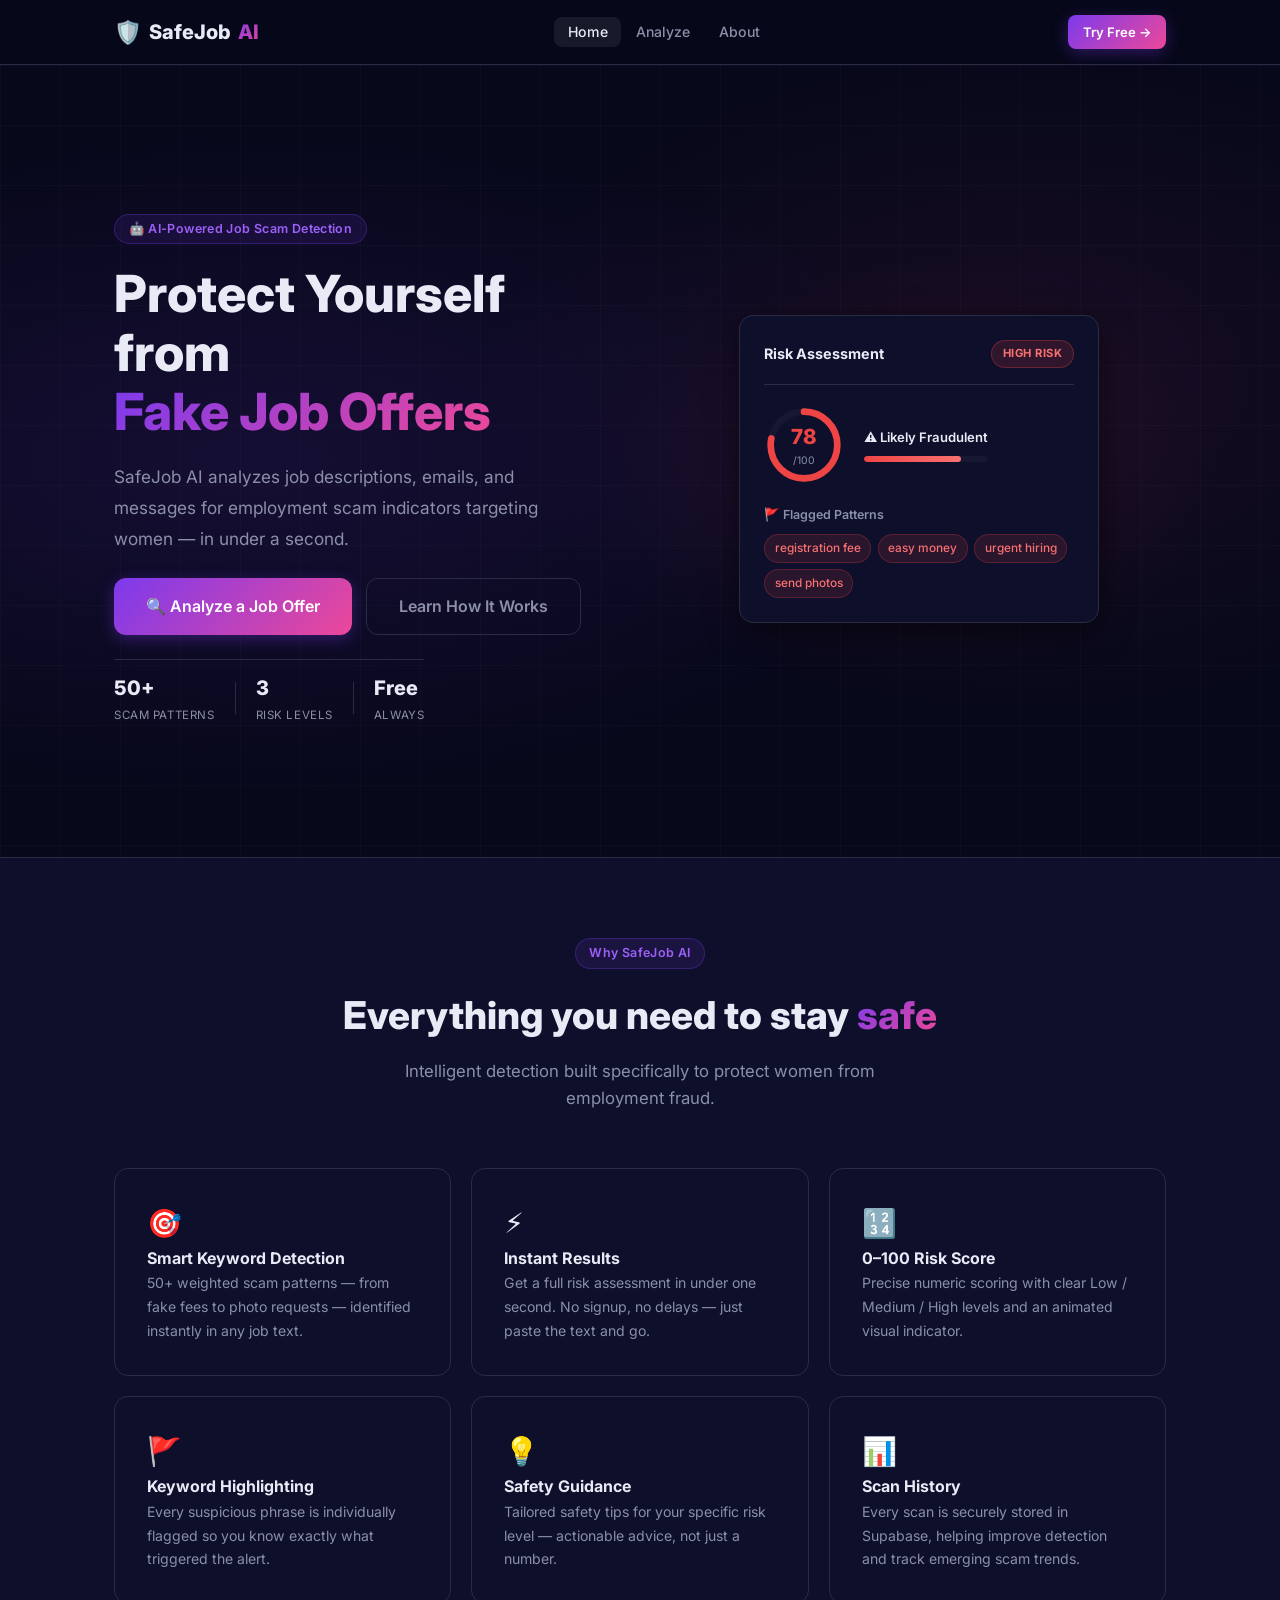
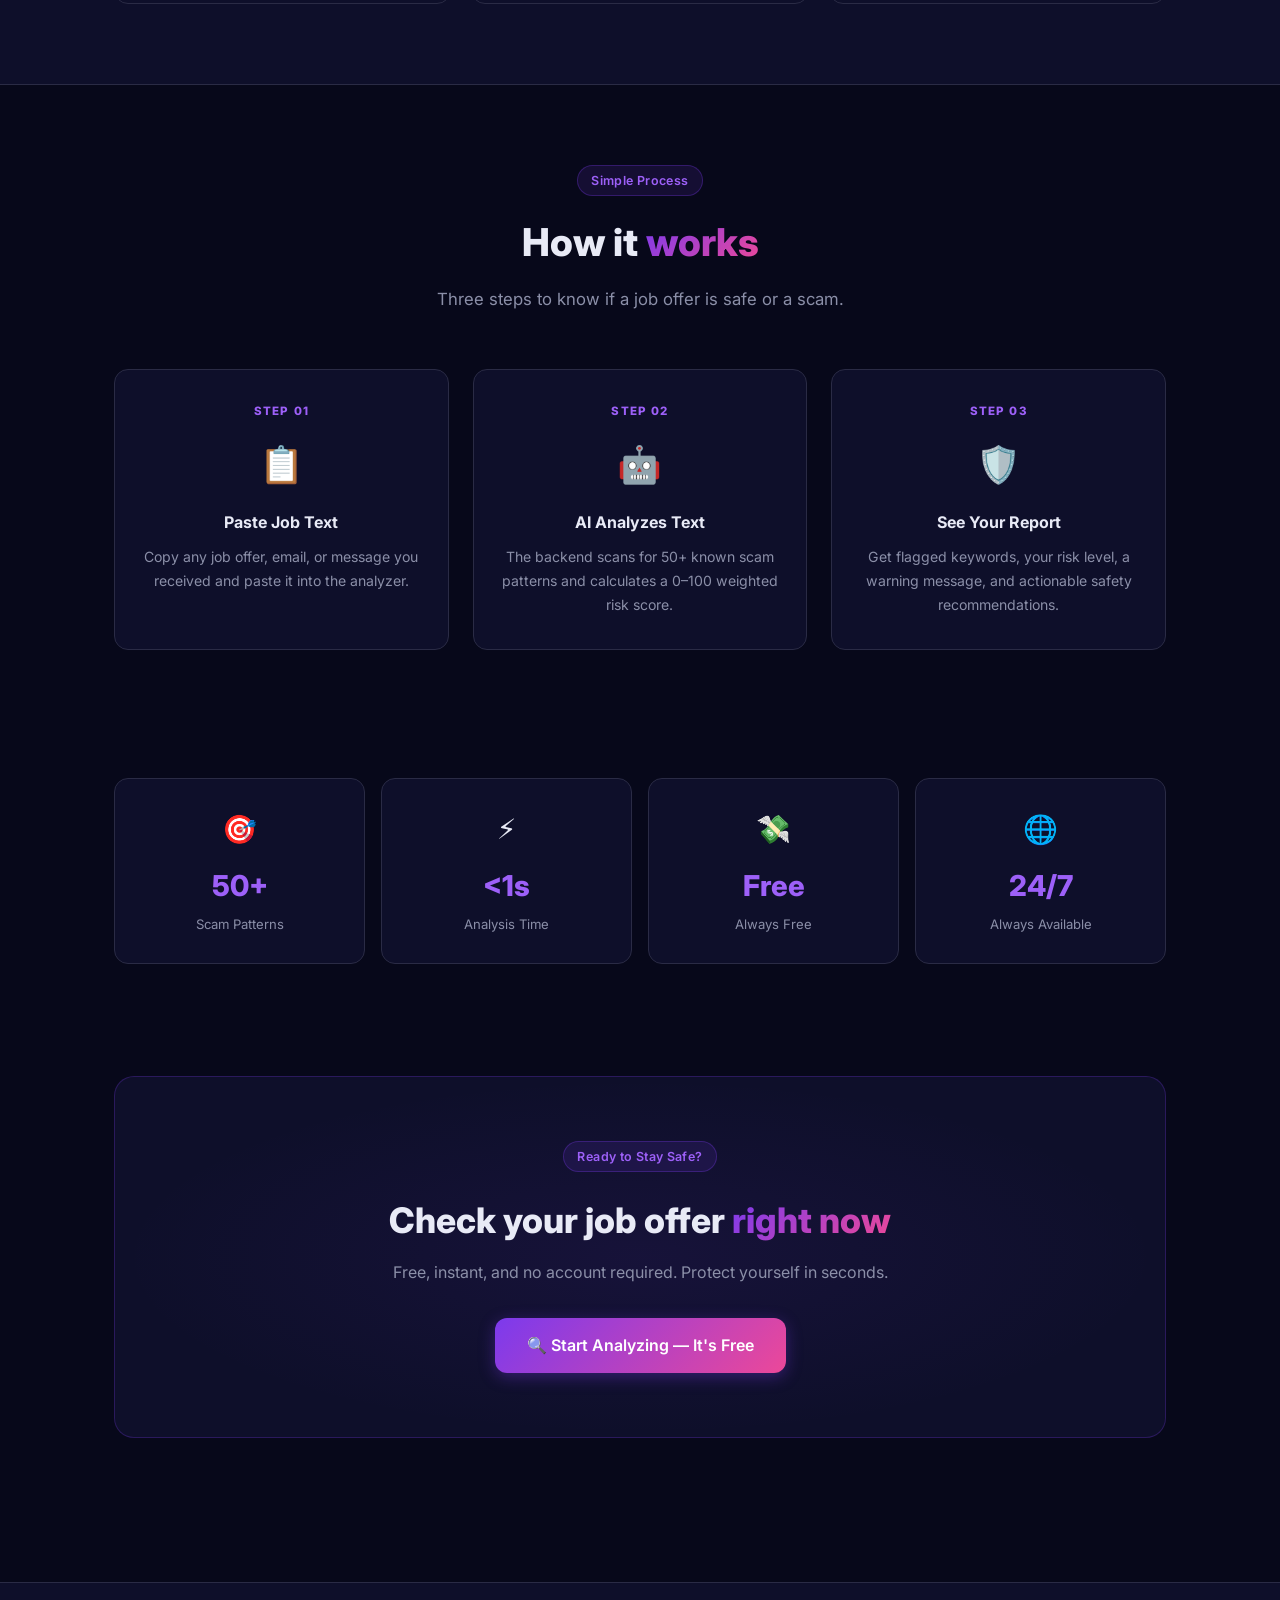
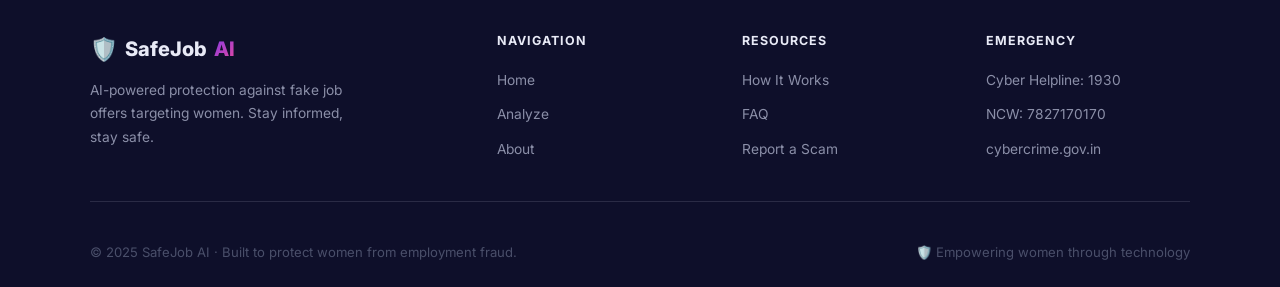
<file: index.html>
<!DOCTYPE html>
<html lang="en">
<head>
  <meta charset="UTF-8">
  <meta name="viewport" content="width=device-width, initial-scale=1.0">
  <title>SafeJob AI – Detect Fake Job Offers Targeting Women</title>
  <meta name="description" content="AI-powered tool to detect fake job offers and employment scams targeting women. Instant risk scoring with keyword detection.">
  <link rel="preconnect" href="https://fonts.googleapis.com">
  <link href="https://fonts.googleapis.com/css2?family=Inter:wght@400;500;600;700;800&display=swap" rel="stylesheet">
  <link rel="stylesheet" href="style.css">
</head>
<body>

  <!-- ══ NAVBAR ═══════════════════════════════════════════ -->
  <nav class="navbar">
    <div class="nav-inner">
      <a href="index.html" class="nav-logo">
        <span class="logo-icon">🛡️</span>SafeJob<span class="logo-ai">AI</span>
      </a>
      <ul class="nav-links">
        <li><a href="index.html" class="active">Home</a></li>
        <li><a href="analyze.html">Analyze</a></li>
        <li><a href="about.html">About</a></li>
      </ul>
      <div class="nav-cta">
        <a href="analyze.html" class="btn btn-primary btn-sm">Try Free →</a>
      </div>
      <button class="hamburger" id="hamburger" aria-label="Open menu">
        <span></span><span></span><span></span>
      </button>
    </div>
  </nav>
  <div class="mobile-menu" id="mobileMenu">
    <a href="index.html">Home</a>
    <a href="analyze.html">Analyze</a>
    <a href="about.html">About</a>
    <a href="analyze.html" class="btn btn-primary" style="margin-top:0.5rem">Try Free →</a>
  </div>

  <!-- ══ HERO ═══════════════════════════════════════════════ -->
  <section class="hero">
    <div class="hero-bg"></div>
    <div class="container hero-grid">

      <!-- Left: text content -->
      <div class="hero-content">
        <div class="badge badge-primary">🤖 AI-Powered Job Scam Detection</div>
        <h1 class="hero-title">
          Protect Yourself from<br>
          <span class="gradient-text">Fake Job Offers</span>
        </h1>
        <p class="hero-desc">
          SafeJob AI analyzes job descriptions, emails, and messages for employment scam indicators targeting women — in under a second.
        </p>
        <div class="hero-actions">
          <a href="analyze.html" class="btn btn-primary btn-lg">🔍 Analyze a Job Offer</a>
          <a href="about.html"   class="btn btn-outline  btn-lg">Learn How It Works</a>
        </div>
        <div class="hero-stats">
          <div class="hero-stat"><strong>50+</strong><span>Scam Patterns</span></div>
          <div class="hero-stat-divider"></div>
          <div class="hero-stat"><strong>3</strong><span>Risk Levels</span></div>
          <div class="hero-stat-divider"></div>
          <div class="hero-stat"><strong>Free</strong><span>Always</span></div>
        </div>
      </div>

      <!-- Right: floating mock result card -->
      <div class="hero-visual">
        <div class="mock-card">
          <div class="mock-card-header">
            <span class="mock-title">Risk Assessment</span>
            <span class="mock-badge-high">HIGH RISK</span>
          </div>
          <div class="mock-score-section">
            <div class="mock-ring-wrapper">
              <svg viewBox="0 0 120 120" class="mock-ring-svg">
                <circle cx="60" cy="60" r="50" class="mock-ring-bg"/>
                <circle cx="60" cy="60" r="50" class="mock-ring-fill mock-ring-high"/>
              </svg>
              <div class="mock-score-text">
                <span>78</span>
                <small>/100</small>
              </div>
            </div>
            <div>
              <div class="mock-classification">⚠ Likely Fraudulent</div>
              <div class="mock-bar-wrap">
                <div class="mock-bar">
                  <div class="mock-bar-fill mock-bar-high"></div>
                </div>
              </div>
            </div>
          </div>
          <div class="mock-keywords-label">🚩 Flagged Patterns</div>
          <div class="mock-keywords">
            <span class="mock-kw">registration fee</span>
            <span class="mock-kw">easy money</span>
            <span class="mock-kw">urgent hiring</span>
            <span class="mock-kw">send photos</span>
          </div>
        </div>
        <div class="mock-card-glow"></div>
      </div>

    </div>
  </section>

  <!-- ══ FEATURES ═══════════════════════════════════════════ -->
  <section class="features-section section">
    <div class="container">
      <div class="section-header">
        <div class="badge badge-primary" style="margin-bottom:1rem">Why SafeJob AI</div>
        <h2>Everything you need to stay <span class="gradient-text">safe</span></h2>
        <p>Intelligent detection built specifically to protect women from employment fraud.</p>
      </div>
      <div class="features-grid">
        <a href="analyze.html" class="feature-card card" style="text-decoration:none; color:inherit; display:block;">
          <div class="feature-icon">🎯</div>
          <h3>Smart Keyword Detection</h3>
          <p>50+ weighted scam patterns — from fake fees to photo requests — identified instantly in any job text.</p>
        </a>
        <a href="analyze.html" class="feature-card card" style="text-decoration:none; color:inherit; display:block;">
          <div class="feature-icon">⚡</div>
          <h3>Instant Results</h3>
          <p>Get a full risk assessment in under one second. No signup, no delays — just paste the text and go.</p>
        </a>
        <a href="analyze.html" class="feature-card card" style="text-decoration:none; color:inherit; display:block;">
          <div class="feature-icon">🔢</div>
          <h3>0–100 Risk Score</h3>
          <p>Precise numeric scoring with clear Low / Medium / High levels and an animated visual indicator.</p>
        </a>
        <a href="analyze.html" class="feature-card card" style="text-decoration:none; color:inherit; display:block;">
          <div class="feature-icon">🚩</div>
          <h3>Keyword Highlighting</h3>
          <p>Every suspicious phrase is individually flagged so you know exactly what triggered the alert.</p>
        </a>
        <a href="analyze.html" class="feature-card card" style="text-decoration:none; color:inherit; display:block;">
          <div class="feature-icon">💡</div>
          <h3>Safety Guidance</h3>
          <p>Tailored safety tips for your specific risk level — actionable advice, not just a number.</p>
        </a>
        <a href="analyze.html" class="feature-card card" style="text-decoration:none; color:inherit; display:block;">
          <div class="feature-icon">📊</div>
          <h3>Scan History</h3>
          <p>Every scan is securely stored in Supabase, helping improve detection and track emerging scam trends.</p>
        </a>
      </div>
    </div>
  </section>

  <!-- ══ HOW IT WORKS ════════════════════════════════════════ -->
  <section class="section">
    <div class="container">
      <div class="section-header">
        <div class="badge badge-primary" style="margin-bottom:1rem">Simple Process</div>
        <h2>How it <span class="gradient-text">works</span></h2>
        <p>Three steps to know if a job offer is safe or a scam.</p>
      </div>
      <div class="steps-grid">
        <a href="analyze.html" class="step-card" style="text-decoration:none; color:inherit; display:block;">
          <div class="step-number">STEP 01</div>
          <div class="step-icon">📋</div>
          <h3>Paste Job Text</h3>
          <p>Copy any job offer, email, or message you received and paste it into the analyzer.</p>
        </a>
        <a href="analyze.html" class="step-card" style="text-decoration:none; color:inherit; display:block;">
          <div class="step-number">STEP 02</div>
          <div class="step-icon">🤖</div>
          <h3>AI Analyzes Text</h3>
          <p>The backend scans for 50+ known scam patterns and calculates a 0–100 weighted risk score.</p>
        </a>
        <a href="analyze.html" class="step-card" style="text-decoration:none; color:inherit; display:block;">
          <div class="step-number">STEP 03</div>
          <div class="step-icon">🛡️</div>
          <h3>See Your Report</h3>
          <p>Get flagged keywords, your risk level, a warning message, and actionable safety recommendations.</p>
        </a>
      </div>
    </div>
  </section>

  <!-- ══ STATS ═══════════════════════════════════════════════ -->
  <div class="stats-section">
    <div class="container">
      <div class="stats-grid">
        <div class="stat-card">
          <div class="stat-icon">🎯</div>
          <div class="stat-number">50+</div>
          <div class="stat-label">Scam Patterns</div>
        </div>
        <div class="stat-card">
          <div class="stat-icon">⚡</div>
          <div class="stat-number">&lt;1s</div>
          <div class="stat-label">Analysis Time</div>
        </div>
        <div class="stat-card">
          <div class="stat-icon">💸</div>
          <div class="stat-number">Free</div>
          <div class="stat-label">Always Free</div>
        </div>
        <div class="stat-card">
          <div class="stat-icon">🌐</div>
          <div class="stat-number">24/7</div>
          <div class="stat-label">Always Available</div>
        </div>
      </div>
    </div>
  </div>

  <!-- ══ CTA ════════════════════════════════════════════════ -->
  <section class="cta-section">
    <div class="container">
      <div class="cta-card">
        <div class="cta-glow"></div>
        <div class="badge badge-primary" style="margin-bottom:1.25rem;position:relative;z-index:1">Ready to Stay Safe?</div>
        <h2>Check your job offer <span class="gradient-text">right now</span></h2>
        <p>Free, instant, and no account required. Protect yourself in seconds.</p>
        <a href="analyze.html" class="btn btn-primary btn-lg" style="margin-top:2rem;position:relative;z-index:1">
          🔍 Start Analyzing — It's Free
        </a>
      </div>
    </div>
  </section>

  <!-- ══ FOOTER ════════════════════════════════════════════ -->
  <footer class="footer">
    <div class="footer-inner">
      <div class="footer-top">
        <div class="footer-brand">
          <a href="index.html" class="nav-logo">
            <span class="logo-icon">🛡️</span>SafeJob<span class="logo-ai">AI</span>
          </a>
          <p>AI-powered protection against fake job offers targeting women. Stay informed, stay safe.</p>
        </div>
        <div class="footer-col">
          <h4>Navigation</h4>
          <ul>
            <li><a href="index.html">Home</a></li>
            <li><a href="analyze.html">Analyze</a></li>
            <li><a href="about.html">About</a></li>
          </ul>
        </div>
        <div class="footer-col">
          <h4>Resources</h4>
          <ul>
            <li><a href="about.html#how-it-works">How It Works</a></li>
            <li><a href="about.html#faq">FAQ</a></li>
            <li><a href="about.html#report">Report a Scam</a></li>
          </ul>
        </div>
        <div class="footer-col">
          <h4>Emergency</h4>
          <ul>
            <li><a href="tel:1930">Cyber Helpline: 1930</a></li>
            <li><a href="tel:7827170170">NCW: 7827170170</a></li>
            <li><a href="https://cybercrime.gov.in" target="_blank">cybercrime.gov.in</a></li>
          </ul>
        </div>
      </div>
      <div class="footer-bottom">
        <p>© 2025 SafeJob AI · Built to protect women from employment fraud.</p>
        <p>🛡️ Empowering women through technology</p>
      </div>
    </div>
  </footer>

  <script src="script.js"></script>
</body>
</html>
</file>
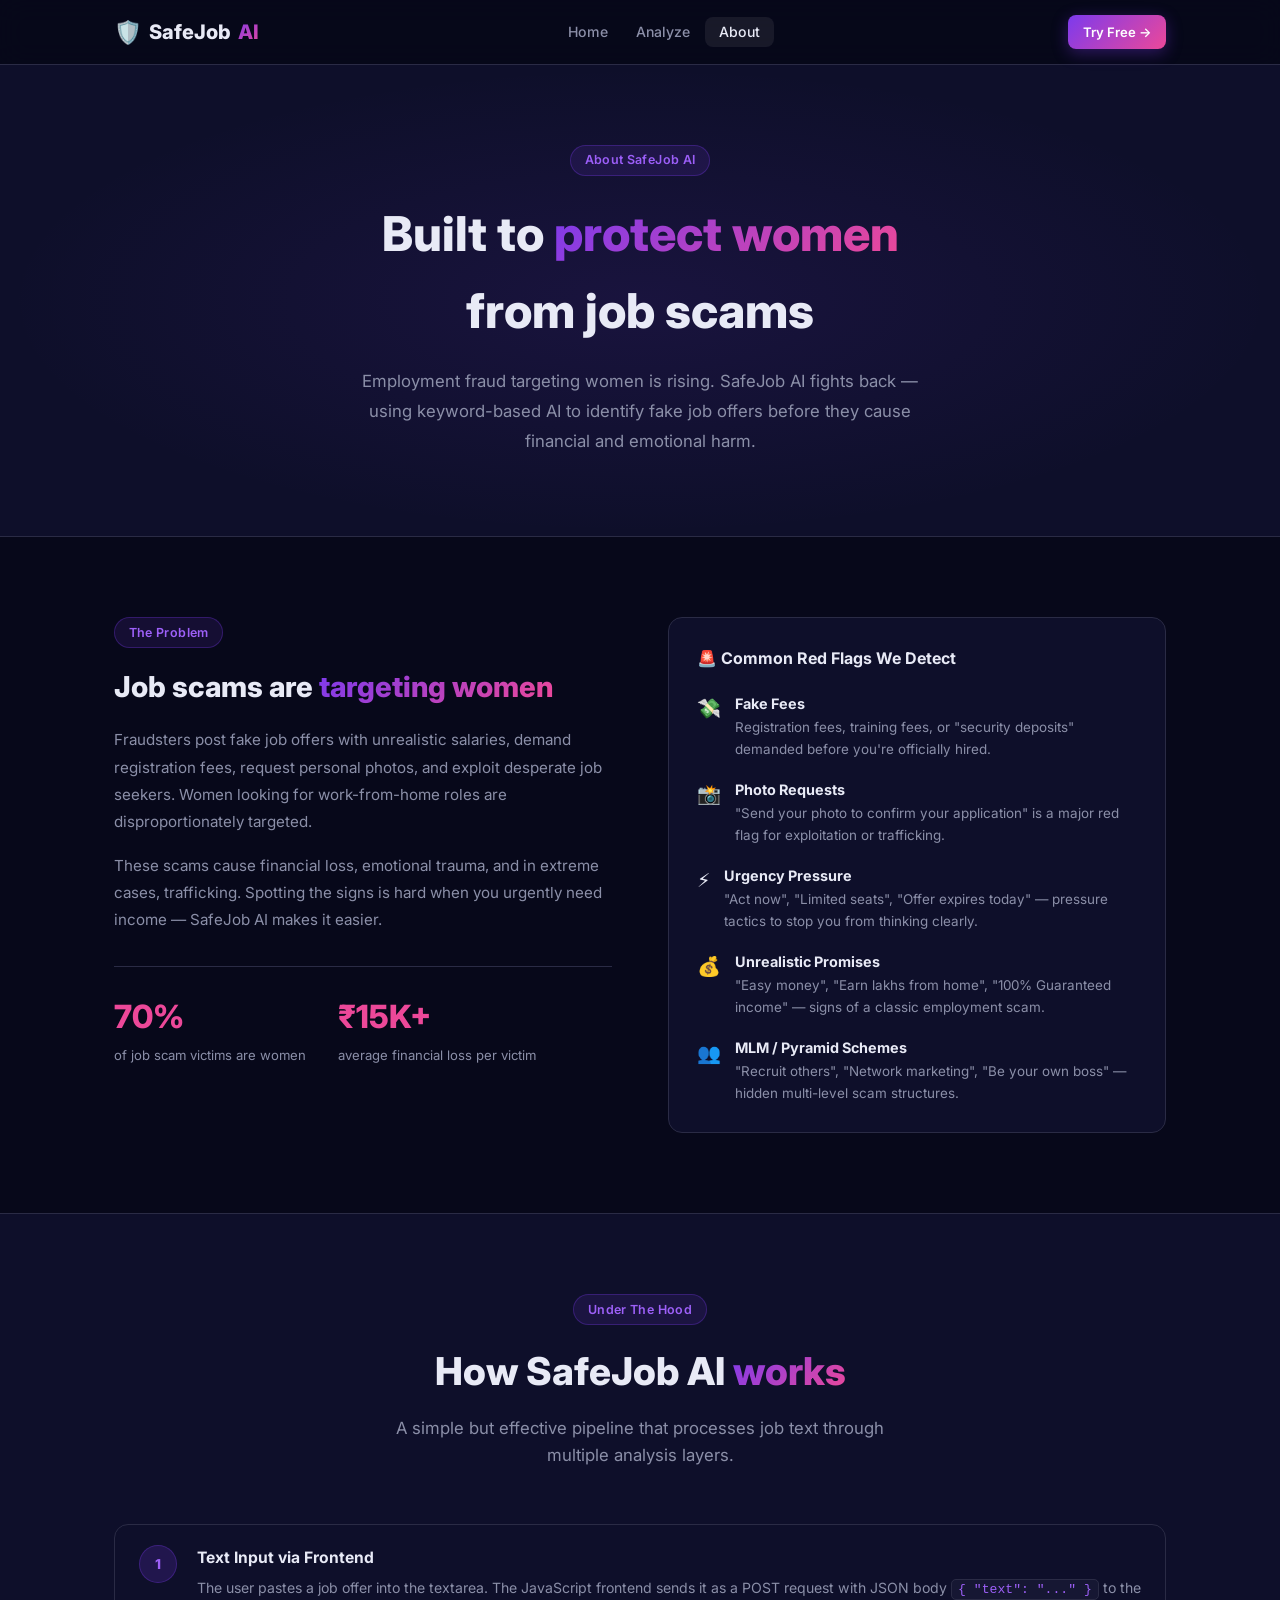
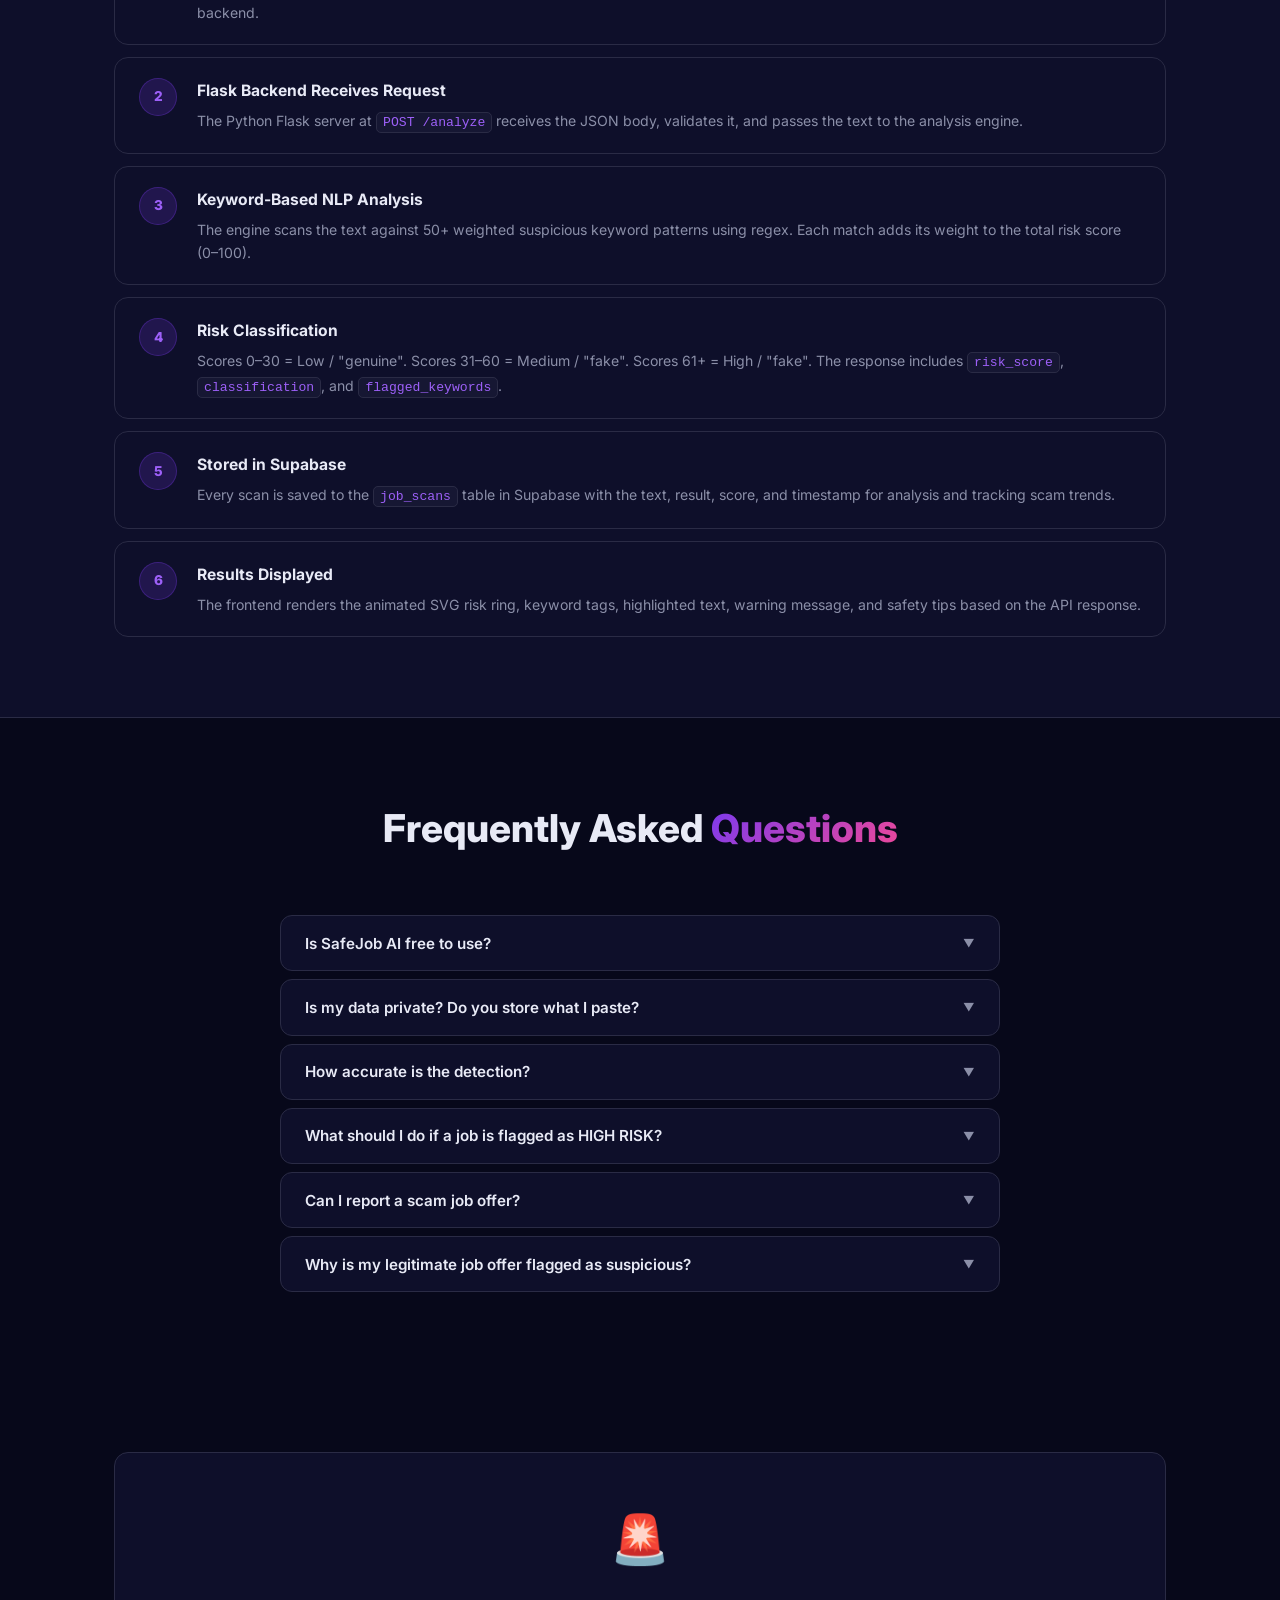
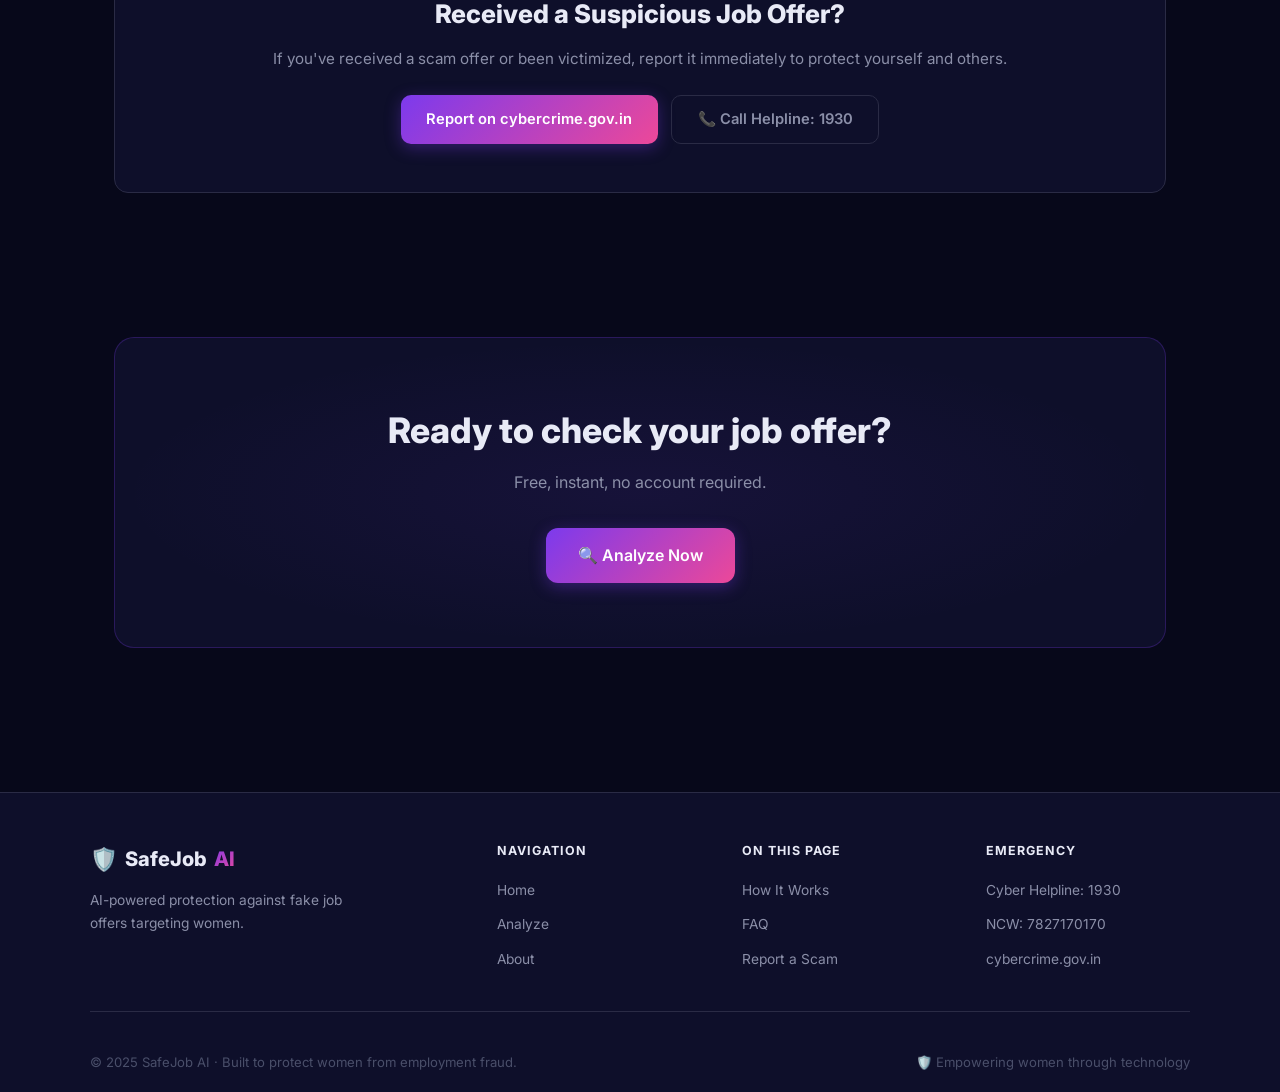
<file: about.html>
<!DOCTYPE html>
<html lang="en">
<head>
  <meta charset="UTF-8">
  <meta name="viewport" content="width=device-width, initial-scale=1.0">
  <title>About – SafeJob AI</title>
  <meta name="description" content="Learn how SafeJob AI detects fake job offers targeting women using AI-powered keyword analysis.">
  <link rel="preconnect" href="https://fonts.googleapis.com">
  <link href="https://fonts.googleapis.com/css2?family=Inter:wght@400;500;600;700;800&display=swap" rel="stylesheet">
  <link rel="stylesheet" href="style.css">
</head>
<body>

  <!-- ══ NAVBAR ════════════════════════════════════════════ -->
  <nav class="navbar">
    <div class="nav-inner">
      <a href="index.html" class="nav-logo">
        <span class="logo-icon">🛡️</span>SafeJob<span class="logo-ai">AI</span>
      </a>
      <ul class="nav-links">
        <li><a href="index.html">Home</a></li>
        <li><a href="analyze.html">Analyze</a></li>
        <li><a href="about.html" class="active">About</a></li>
      </ul>
      <div class="nav-cta">
        <a href="analyze.html" class="btn btn-primary btn-sm">Try Free →</a>
      </div>
      <button class="hamburger" id="hamburger" aria-label="Open menu">
        <span></span><span></span><span></span>
      </button>
    </div>
  </nav>
  <div class="mobile-menu" id="mobileMenu">
    <a href="index.html">Home</a>
    <a href="analyze.html">Analyze</a>
    <a href="about.html">About</a>
    <a href="analyze.html" class="btn btn-primary" style="margin-top:0.5rem">Try Free →</a>
  </div>

  <!-- ══ ABOUT HERO ═════════════════════════════════════════ -->
  <section class="about-hero">
    <div class="badge badge-primary" style="margin-bottom:1.25rem">About SafeJob AI</div>
    <h1>Built to <span class="gradient-text">protect women</span><br>from job scams</h1>
    <p>Employment fraud targeting women is rising. SafeJob AI fights back — using keyword-based AI to identify fake job offers before they cause financial and emotional harm.</p>
  </section>

  <!-- ══ THE PROBLEM ════════════════════════════════════════ -->
  <section class="section">
    <div class="container">
      <div class="about-problem-grid">

        <div class="about-text-block">
          <div class="badge badge-primary" style="margin-bottom:1rem">The Problem</div>
          <h2>Job scams are <span class="gradient-text">targeting women</span></h2>
          <p>Fraudsters post fake job offers with unrealistic salaries, demand registration fees, request personal photos, and exploit desperate job seekers. Women looking for work-from-home roles are disproportionately targeted.</p>
          <p style="margin-top:1rem">These scams cause financial loss, emotional trauma, and in extreme cases, trafficking. Spotting the signs is hard when you urgently need income — SafeJob AI makes it easier.</p>
          <div class="problem-stats">
            <div class="problem-stat">
              <strong>70%</strong>
              <span>of job scam victims are women</span>
            </div>
            <div class="problem-stat">
              <strong>₹15K+</strong>
              <span>average financial loss per victim</span>
            </div>
          </div>
        </div>

        <div class="about-warning-list">
          <h3>🚨 Common Red Flags We Detect</h3>
          <ul class="red-flag-list">
            <li>
              <span class="rf-icon">💸</span>
              <div>
                <strong>Fake Fees</strong>
                <p>Registration fees, training fees, or "security deposits" demanded before you're officially hired.</p>
              </div>
            </li>
            <li>
              <span class="rf-icon">📸</span>
              <div>
                <strong>Photo Requests</strong>
                <p>"Send your photo to confirm your application" is a major red flag for exploitation or trafficking.</p>
              </div>
            </li>
            <li>
              <span class="rf-icon">⚡</span>
              <div>
                <strong>Urgency Pressure</strong>
                <p>"Act now", "Limited seats", "Offer expires today" — pressure tactics to stop you from thinking clearly.</p>
              </div>
            </li>
            <li>
              <span class="rf-icon">💰</span>
              <div>
                <strong>Unrealistic Promises</strong>
                <p>"Easy money", "Earn lakhs from home", "100% Guaranteed income" — signs of a classic employment scam.</p>
              </div>
            </li>
            <li>
              <span class="rf-icon">👥</span>
              <div>
                <strong>MLM / Pyramid Schemes</strong>
                <p>"Recruit others", "Network marketing", "Be your own boss" — hidden multi-level scam structures.</p>
              </div>
            </li>
          </ul>
        </div>

      </div>
    </div>
  </section>

  <!-- ══ HOW IT WORKS (technical) ══════════════════════════ -->
  <section class="section" id="how-it-works" style="background: var(--bg-card); border-top: 1px solid var(--border); border-bottom: 1px solid var(--border);">
    <div class="container">
      <div class="section-header">
        <div class="badge badge-primary" style="margin-bottom:1rem">Under The Hood</div>
        <h2>How SafeJob AI <span class="gradient-text">works</span></h2>
        <p>A simple but effective pipeline that processes job text through multiple analysis layers.</p>
      </div>
      <div class="how-detailed-grid">
        <div class="how-step-detailed">
          <div class="how-step-num">1</div>
          <div class="how-step-content">
            <h3>Text Input via Frontend</h3>
            <p>The user pastes a job offer into the textarea. The JavaScript frontend sends it as a POST request with JSON body <code>{ "text": "..." }</code> to the backend.</p>
          </div>
        </div>
        <div class="how-step-detailed">
          <div class="how-step-num">2</div>
          <div class="how-step-content">
            <h3>Flask Backend Receives Request</h3>
            <p>The Python Flask server at <code>POST /analyze</code> receives the JSON body, validates it, and passes the text to the analysis engine.</p>
          </div>
        </div>
        <div class="how-step-detailed">
          <div class="how-step-num">3</div>
          <div class="how-step-content">
            <h3>Keyword-Based NLP Analysis</h3>
            <p>The engine scans the text against 50+ weighted suspicious keyword patterns using regex. Each match adds its weight to the total risk score (0–100).</p>
          </div>
        </div>
        <div class="how-step-detailed">
          <div class="how-step-num">4</div>
          <div class="how-step-content">
            <h3>Risk Classification</h3>
            <p>Scores 0–30 = Low / "genuine". Scores 31–60 = Medium / "fake". Scores 61+ = High / "fake". The response includes <code>risk_score</code>, <code>classification</code>, and <code>flagged_keywords</code>.</p>
          </div>
        </div>
        <div class="how-step-detailed">
          <div class="how-step-num">5</div>
          <div class="how-step-content">
            <h3>Stored in Supabase</h3>
            <p>Every scan is saved to the <code>job_scans</code> table in Supabase with the text, result, score, and timestamp for analysis and tracking scam trends.</p>
          </div>
        </div>
        <div class="how-step-detailed">
          <div class="how-step-num">6</div>
          <div class="how-step-content">
            <h3>Results Displayed</h3>
            <p>The frontend renders the animated SVG risk ring, keyword tags, highlighted text, warning message, and safety tips based on the API response.</p>
          </div>
        </div>
      </div>
    </div>
  </section>

  <!-- ══ FAQ ════════════════════════════════════════════════ -->
  <section class="section" id="faq">
    <div class="container">
      <div class="section-header">
        <h2>Frequently Asked <span class="gradient-text">Questions</span></h2>
      </div>
      <div class="faq-list">
        <div class="faq-item">
          <button class="faq-question" onclick="toggleFaq(this)">
            Is SafeJob AI free to use?
            <span class="faq-arrow">▼</span>
          </button>
          <div class="faq-answer">Yes, SafeJob AI is completely free. There are no hidden fees, subscriptions, or account required.</div>
        </div>
        <div class="faq-item">
          <button class="faq-question" onclick="toggleFaq(this)">
            Is my data private? Do you store what I paste?
            <span class="faq-arrow">▼</span>
          </button>
          <div class="faq-answer">We store the scanned text and result in Supabase to improve detection accuracy. Do not paste sensitive personal information like Aadhaar numbers, PAN, or bank details.</div>
        </div>
        <div class="faq-item">
          <button class="faq-question" onclick="toggleFaq(this)">
            How accurate is the detection?
            <span class="faq-arrow">▼</span>
          </button>
          <div class="faq-answer">Detection is keyword-based and works best on text that directly contains known scam phrases. It may not catch every sophisticated scam. Always use your own judgment and verify companies independently before proceeding.</div>
        </div>
        <div class="faq-item">
          <button class="faq-question" onclick="toggleFaq(this)">
            What should I do if a job is flagged as HIGH RISK?
            <span class="faq-arrow">▼</span>
          </button>
          <div class="faq-answer">Do NOT respond, share personal information, or make any payments. Report the offer to cybercrime.gov.in or call 1930. Block the sender immediately and alert others in your network.</div>
        </div>
        <div class="faq-item">
          <button class="faq-question" onclick="toggleFaq(this)">
            Can I report a scam job offer?
            <span class="faq-arrow">▼</span>
          </button>
          <div class="faq-answer">Yes — visit cybercrime.gov.in to file a formal complaint. You can also call the National Cyber Crime Helpline at 1930 (available 24/7). The NCW helpline is 7827170170.</div>
        </div>
        <div class="faq-item">
          <button class="faq-question" onclick="toggleFaq(this)">
            Why is my legitimate job offer flagged as suspicious?
            <span class="faq-arrow">▼</span>
          </button>
          <div class="faq-answer">Some common phrases like "work from home" or "no experience required" appear in both real and fake offers and carry a small weight. If only a few low-weight keywords are detected and the risk score is still low, the offer is likely genuine. Always cross-check independently.</div>
        </div>
      </div>
    </div>
  </section>

  <!-- ══ REPORT A SCAM ══════════════════════════════════════ -->
  <section class="section" id="report">
    <div class="container">
      <div class="card report-card">
        <div class="report-icon">🚨</div>
        <h2>Received a Suspicious Job Offer?</h2>
        <p>If you've received a scam offer or been victimized, report it immediately to protect yourself and others.</p>
        <div class="report-links">
          <a href="https://cybercrime.gov.in" target="_blank" class="btn btn-primary">
            Report on cybercrime.gov.in
          </a>
          <a href="tel:1930" class="btn btn-outline">
            📞 Call Helpline: 1930
          </a>
        </div>
      </div>
    </div>
  </section>

  <!-- ══ CTA ════════════════════════════════════════════════ -->
  <section class="cta-section">
    <div class="container">
      <div class="cta-card">
        <div class="cta-glow"></div>
        <h2>Ready to check your job offer?</h2>
        <p>Free, instant, no account required.</p>
        <a href="analyze.html" class="btn btn-primary btn-lg" style="margin-top:2rem;position:relative;z-index:1">
          🔍 Analyze Now
        </a>
      </div>
    </div>
  </section>

  <!-- ══ FOOTER ═════════════════════════════════════════════ -->
  <footer class="footer">
    <div class="footer-inner">
      <div class="footer-top">
        <div class="footer-brand">
          <a href="index.html" class="nav-logo">
            <span class="logo-icon">🛡️</span>SafeJob<span class="logo-ai">AI</span>
          </a>
          <p>AI-powered protection against fake job offers targeting women.</p>
        </div>
        <div class="footer-col">
          <h4>Navigation</h4>
          <ul>
            <li><a href="index.html">Home</a></li>
            <li><a href="analyze.html">Analyze</a></li>
            <li><a href="about.html">About</a></li>
          </ul>
        </div>
        <div class="footer-col">
          <h4>On This Page</h4>
          <ul>
            <li><a href="#how-it-works">How It Works</a></li>
            <li><a href="#faq">FAQ</a></li>
            <li><a href="#report">Report a Scam</a></li>
          </ul>
        </div>
        <div class="footer-col">
          <h4>Emergency</h4>
          <ul>
            <li><a href="tel:1930">Cyber Helpline: 1930</a></li>
            <li><a href="tel:7827170170">NCW: 7827170170</a></li>
            <li><a href="https://cybercrime.gov.in" target="_blank">cybercrime.gov.in</a></li>
          </ul>
        </div>
      </div>
      <div class="footer-bottom">
        <p>© 2025 SafeJob AI · Built to protect women from employment fraud.</p>
        <p>🛡️ Empowering women through technology</p>
      </div>
    </div>
  </footer>

  <script src="script.js"></script>
</body>
</html>
</file>
<file: style.css>
/* =====================================================
   SafeJob AI — Complete Stylesheet
   Dark theme · Purple/pink accents · Fully responsive
   ===================================================== */

/* ─── 1. THEME VARIABLES ─────────────────────────── */
:root {
  --bg:            #07081a;
  --bg-card:       #0e0f2a;
  --bg-card-2:     #161733;
  --border:        #2a2b45;
  --border-hover:  #4a4b6f;
  --text:          #e8eaf6;
  --text-muted:    #8b8fa8;
  --text-dim:      #4a4f6a;
  --primary:       #7c3aed;
  --primary-light: #9d60f8;
  --primary-glow:  rgba(124, 58, 237, 0.18);
  --accent:        #ec4899;
  --gradient:      linear-gradient(135deg, #7c3aed, #ec4899);
  --low-color:     #10b981;
  --medium-color:  #f59e0b;
  --high-color:    #ef4444;
  --radius:        14px;
  --shadow:        0 8px 32px rgba(0, 0, 0, 0.55);
}

/* ─── 2. RESET & BASE ────────────────────────────── */
*, *::before, *::after { box-sizing: border-box; margin: 0; padding: 0; }
html { scroll-behavior: smooth; }
body {
  font-family: 'Inter', 'Segoe UI', system-ui, -apple-system, sans-serif;
  background: var(--bg);
  color: var(--text);
  line-height: 1.6;
  overflow-x: hidden;
}
a { text-decoration: none; color: inherit; }
button { font-family: inherit; cursor: pointer; }
img { max-width: 100%; }

/* ─── 3. UTILITIES ───────────────────────────────── */
.container {
  max-width: 1100px;
  margin: 0 auto;
  padding: 0 1.5rem;
}
.section { padding: 5rem 0; }

.gradient-text {
  background: var(--gradient);
  -webkit-background-clip: text;
  -webkit-text-fill-color: transparent;
  background-clip: text;
}

.hidden { display: none !important; }

.badge {
  display: inline-flex;
  align-items: center;
  gap: 0.35rem;
  padding: 0.28rem 0.85rem;
  border-radius: 50px;
  font-size: 0.78rem;
  font-weight: 600;
  letter-spacing: 0.03em;
}
.badge-primary {
  background: rgba(124, 58, 237, 0.12);
  border: 1px solid rgba(124, 58, 237, 0.3);
  color: var(--primary-light);
}

.section-header { text-align: center; margin-bottom: 3.5rem; }
.section-header h2 { font-size: clamp(1.8rem, 4vw, 2.4rem); margin-bottom: 0.75rem; font-weight: 800; }
.section-header p  { color: var(--text-muted); font-size: 1.05rem; max-width: 540px; margin: 0 auto; }

/* ─── 4. BUTTONS ─────────────────────────────────── */
.btn {
  display: inline-flex;
  align-items: center;
  justify-content: center;
  gap: 0.45rem;
  padding: 0.72rem 1.6rem;
  border-radius: 10px;
  font-size: 0.92rem;
  font-weight: 600;
  border: none;
  transition: all 0.22s ease;
  white-space: nowrap;
}
.btn-primary {
  background: var(--gradient);
  color: #fff;
  box-shadow: 0 4px 16px rgba(124, 58, 237, 0.35);
}
.btn-primary:hover   { transform: translateY(-2px); box-shadow: 0 8px 24px rgba(124, 58, 237, 0.5); }
.btn-primary:active  { transform: translateY(0); }
.btn-primary:disabled { opacity: 0.55; cursor: not-allowed; transform: none; box-shadow: none; }

.btn-outline {
  background: transparent;
  color: var(--text-muted);
  border: 1px solid var(--border);
}
.btn-outline:hover { background: var(--bg-card-2); color: var(--text); border-color: var(--border-hover); }

.btn-ghost {
  background: rgba(255, 255, 255, 0.04);
  color: var(--text-muted);
  border: 1px solid var(--border);
}
.btn-ghost:hover { background: rgba(255, 255, 255, 0.08); color: var(--text); }

.btn-sm  { padding: 0.42rem 0.9rem;  font-size: 0.82rem; border-radius: 8px; }
.btn-lg  { padding: 0.92rem 2rem;    font-size: 1rem;    border-radius: 12px; }

/* ─── 5. NAVBAR ──────────────────────────────────── */
.navbar {
  position: sticky;
  top: 0;
  z-index: 1000;
  background: rgba(7, 8, 26, 0.88);
  backdrop-filter: blur(14px);
  -webkit-backdrop-filter: blur(14px);
  border-bottom: 1px solid var(--border);
}
.nav-inner {
  max-width: 1100px;
  margin: 0 auto;
  padding: 0 1.5rem;
  display: flex;
  align-items: center;
  justify-content: space-between;
  height: 64px;
}
.nav-logo {
  display: flex;
  align-items: center;
  gap: 0.45rem;
  font-size: 1.25rem;
  font-weight: 800;
}
.logo-icon { font-size: 1.4rem; }
.logo-ai   { background: var(--gradient); -webkit-background-clip: text; -webkit-text-fill-color: transparent; background-clip: text; }

.nav-links { display: flex; align-items: center; gap: 0.1rem; list-style: none; }
.nav-links a {
  padding: 0.4rem 0.85rem;
  border-radius: 8px;
  color: var(--text-muted);
  font-size: 0.88rem;
  font-weight: 500;
  transition: all 0.2s;
}
.nav-links a:hover,
.nav-links a.active { color: var(--text); background: rgba(255, 255, 255, 0.07); }

.hamburger {
  display: none;
  flex-direction: column;
  gap: 5px;
  background: none;
  border: none;
  padding: 6px;
}
.hamburger span {
  display: block;
  width: 22px;
  height: 2px;
  background: var(--text-muted);
  border-radius: 2px;
  transition: all 0.3s;
}

.mobile-menu {
  display: none;
  flex-direction: column;
  gap: 0.2rem;
  padding: 0.75rem 1.25rem 1rem;
  background: var(--bg-card);
  border-bottom: 1px solid var(--border);
}
.mobile-menu a {
  padding: 0.65rem 0.85rem;
  border-radius: 8px;
  color: var(--text-muted);
  font-size: 0.92rem;
  font-weight: 500;
  transition: all 0.2s;
}
.mobile-menu a:hover { color: var(--text); background: var(--bg-card-2); }
.mobile-menu.open { display: flex; }

/* ─── 6. FOOTER ──────────────────────────────────── */
.footer {
  background: var(--bg-card);
  border-top: 1px solid var(--border);
  padding: 3rem 1.5rem 1.5rem;
  margin-top: 5rem;
}
.footer-inner { max-width: 1100px; margin: 0 auto; }
.footer-top {
  display: grid;
  grid-template-columns: 1.8fr 1fr 1fr 1fr;
  gap: 2.5rem;
  margin-bottom: 2.5rem;
  padding-bottom: 2.5rem;
  border-bottom: 1px solid var(--border);
}
.footer-brand p { color: var(--text-muted); font-size: 0.86rem; margin-top: 0.75rem; max-width: 255px; line-height: 1.7; }
.footer-col h4  { font-size: 0.78rem; font-weight: 700; text-transform: uppercase; letter-spacing: 0.08em; margin-bottom: 1rem; }
.footer-col ul  { list-style: none; display: flex; flex-direction: column; gap: 0.55rem; }
.footer-col ul a { color: var(--text-muted); font-size: 0.86rem; transition: color 0.2s; }
.footer-col ul a:hover { color: var(--primary-light); }
.footer-bottom  { display: flex; justify-content: space-between; align-items: center; flex-wrap: wrap; gap: 0.5rem; }
.footer-bottom p { color: var(--text-dim); font-size: 0.82rem; }

/* ─── 7. CARD BASE ───────────────────────────────── */
.card {
  background: var(--bg-card);
  border: 1px solid var(--border);
  border-radius: var(--radius);
  padding: 2rem;
  transition: border-color 0.3s, box-shadow 0.3s;
}
.card:hover { border-color: var(--border-hover); }

/* ════════════════════════════════════════════════════
   HOME PAGE
════════════════════════════════════════════════════ */

/* HERO */
.hero {
  position: relative;
  padding: 6rem 1.5rem 5rem;
  overflow: hidden;
  min-height: 88vh;
  display: flex;
  align-items: center;
}
.hero-bg {
  position: absolute;
  inset: 0;
  background:
    radial-gradient(ellipse 80% 60% at 20% 50%, rgba(124, 58, 237, 0.12) 0%, transparent 70%),
    radial-gradient(ellipse 60% 60% at 80% 40%, rgba(236, 72, 153, 0.08) 0%, transparent 70%);
  pointer-events: none;
}
.hero::before {
  content: '';
  position: absolute;
  inset: 0;
  background-image:
    linear-gradient(rgba(255, 255, 255, 0.018) 1px, transparent 1px),
    linear-gradient(90deg, rgba(255, 255, 255, 0.018) 1px, transparent 1px);
  background-size: 60px 60px;
  pointer-events: none;
}
.hero-grid {
  display: grid;
  grid-template-columns: 1fr 1fr;
  gap: 4rem;
  align-items: center;
  position: relative;
  z-index: 1;
}
.hero-content { display: flex; flex-direction: column; align-items: flex-start; gap: 1.25rem; }
.hero-title   { font-size: clamp(2.2rem, 5vw, 3.2rem); font-weight: 800; line-height: 1.15; }
.hero-desc    { color: var(--text-muted); font-size: 1.08rem; max-width: 460px; line-height: 1.8; }
.hero-actions { display: flex; flex-wrap: wrap; gap: 0.85rem; margin-top: 0.25rem; }

.hero-stats {
  display: flex;
  align-items: center;
  gap: 1.25rem;
  padding-top: 0.75rem;
  border-top: 1px solid var(--border);
  margin-top: 0.25rem;
}
.hero-stat         { display: flex; flex-direction: column; gap: 0.1rem; }
.hero-stat strong  { font-size: 1.25rem; font-weight: 800; }
.hero-stat span    { font-size: 0.72rem; color: var(--text-muted); text-transform: uppercase; letter-spacing: 0.05em; }
.hero-stat-divider { width: 1px; height: 32px; background: var(--border); }

/* Mock result card (hero visual) */
.hero-visual {
  position: relative;
  display: flex;
  justify-content: center;
  align-items: center;
}
.mock-card {
  background: var(--bg-card);
  border: 1px solid var(--border);
  border-radius: var(--radius);
  padding: 1.5rem;
  width: 100%;
  max-width: 360px;
  box-shadow: var(--shadow);
  animation: float 4s ease-in-out infinite;
  position: relative;
  z-index: 1;
}
@keyframes float {
  0%, 100% { transform: translateY(0px); }
  50%       { transform: translateY(-14px); }
}
.mock-card-header {
  display: flex;
  justify-content: space-between;
  align-items: center;
  margin-bottom: 1.25rem;
  padding-bottom: 1rem;
  border-bottom: 1px solid var(--border);
}
.mock-title { font-size: 0.9rem; font-weight: 700; }
.mock-badge-high {
  background: rgba(239, 68, 68, 0.15);
  border: 1px solid rgba(239, 68, 68, 0.3);
  color: #f87171;
  font-size: 0.7rem;
  font-weight: 700;
  padding: 0.25rem 0.65rem;
  border-radius: 50px;
  letter-spacing: 0.05em;
}
.mock-score-section { display: flex; align-items: center; gap: 1.25rem; margin-bottom: 1.25rem; }
.mock-ring-wrapper  { position: relative; flex-shrink: 0; display: flex; }
.mock-ring-svg      { width: 80px; height: 80px; transform: rotate(-90deg); }
.mock-ring-bg   { fill: none; stroke: var(--bg-card-2); stroke-width: 10; }
.mock-ring-fill { fill: none; stroke-width: 10; stroke-linecap: round; stroke-dasharray: 314.16; }
.mock-ring-high { stroke: var(--high-color); stroke-dashoffset: 69; } /* 78% filled */
.mock-score-text {
  position: absolute;
  inset: 0;
  display: flex;
  flex-direction: column;
  align-items: center;
  justify-content: center;
}
.mock-score-text span  { font-size: 1.3rem; font-weight: 800; color: var(--high-color); }
.mock-score-text small { font-size: 0.65rem; color: var(--text-muted); }
.mock-classification { font-size: 0.82rem; font-weight: 600; margin-bottom: 0.5rem; }
.mock-bar-wrap { width: 100%; }
.mock-bar      { height: 6px; background: var(--bg-card-2); border-radius: 50px; overflow: hidden; }
.mock-bar-fill { height: 100%; border-radius: 50px; }
.mock-bar-high { width: 78%; background: linear-gradient(90deg, var(--high-color), #f87171); }
.mock-keywords-label { font-size: 0.78rem; font-weight: 600; color: var(--text-muted); margin-bottom: 0.6rem; }
.mock-keywords       { display: flex; flex-wrap: wrap; gap: 0.4rem; }
.mock-kw {
  background: rgba(239, 68, 68, 0.12);
  border: 1px solid rgba(239, 68, 68, 0.25);
  color: #f87171;
  font-size: 0.74rem;
  font-weight: 500;
  padding: 0.25rem 0.6rem;
  border-radius: 50px;
}
.mock-card-glow {
  position: absolute;
  inset: -60px;
  background: radial-gradient(ellipse at center, rgba(239, 68, 68, 0.07) 0%, transparent 70%);
  pointer-events: none;
}

/* FEATURES */
.features-section {
  background: var(--bg-card);
  border-top: 1px solid var(--border);
  border-bottom: 1px solid var(--border);
}
.features-grid { display: grid; grid-template-columns: repeat(3, 1fr); gap: 1.25rem; }
.feature-card  { display: flex; flex-direction: column; gap: 0.75rem; }
.feature-icon  { font-size: 1.75rem; }
.feature-card h3 { font-size: 1rem; font-weight: 700; }
.feature-card p  { color: var(--text-muted); font-size: 0.88rem; line-height: 1.7; }

/* HOW IT WORKS */
.steps-grid { display: grid; grid-template-columns: repeat(3, 1fr); gap: 1.5rem; }
.step-card  {
  text-align: center;
  padding: 2rem 1.5rem;
  background: var(--bg-card);
  border: 1px solid var(--border);
  border-radius: var(--radius);
}
.step-number { font-size: 0.72rem; font-weight: 800; color: var(--primary-light); letter-spacing: 0.1em; margin-bottom: 1rem; }
.step-icon   { font-size: 2.25rem; margin-bottom: 1rem; }
.step-card h3 { font-size: 1rem; font-weight: 700; margin-bottom: 0.6rem; }
.step-card p  { color: var(--text-muted); font-size: 0.88rem; line-height: 1.7; }

/* STATS */
.stats-section { padding: 3rem 0; }
.stats-grid    { display: grid; grid-template-columns: repeat(4, 1fr); gap: 1rem; }
.stat-card {
  background: var(--bg-card);
  border: 1px solid var(--border);
  border-radius: var(--radius);
  padding: 1.75rem 1.25rem;
  text-align: center;
  transition: all 0.3s;
}
.stat-card:hover { border-color: var(--primary); transform: translateY(-3px); box-shadow: 0 8px 24px rgba(124, 58, 237, 0.15); }
.stat-icon   { font-size: 1.75rem; margin-bottom: 0.75rem; }
.stat-number { font-size: 1.8rem; font-weight: 800; color: var(--primary-light); margin-bottom: 0.3rem; }
.stat-label  { font-size: 0.82rem; color: var(--text-muted); }

/* CTA BANNER */
.cta-section { padding: 4rem 0; }
.cta-card {
  text-align: center;
  padding: 4rem 2rem;
  background: var(--bg-card);
  border: 1px solid rgba(124, 58, 237, 0.25);
  border-radius: 20px;
  position: relative;
  overflow: hidden;
}
.cta-glow {
  position: absolute;
  inset: 0;
  background: radial-gradient(ellipse at center, rgba(124, 58, 237, 0.08) 0%, transparent 70%);
  pointer-events: none;
}
.cta-card h2 { font-size: clamp(1.6rem, 4vw, 2.2rem); margin-bottom: 0.75rem; position: relative; z-index: 1; font-weight: 800; }
.cta-card p  { color: var(--text-muted); font-size: 1rem; position: relative; z-index: 1; }

/* ════════════════════════════════════════════════════
   ANALYZE PAGE
════════════════════════════════════════════════════ */

.page-header {
  background: var(--bg-card);
  border-bottom: 1px solid var(--border);
  padding: 2.5rem 0;
}
.page-header-inner {
  display: flex;
  justify-content: space-between;
  align-items: flex-end;
  gap: 1.5rem;
  flex-wrap: wrap;
}
.breadcrumb {
  display: flex;
  align-items: center;
  gap: 0.5rem;
  font-size: 0.82rem;
  color: var(--text-muted);
  margin-bottom: 0.5rem;
}
.breadcrumb a    { color: var(--primary-light); }
.breadcrumb span { color: var(--text-dim); }
.page-title { font-size: clamp(1.75rem, 4vw, 2.2rem); font-weight: 800; margin-bottom: 0.4rem; }
.page-desc  { color: var(--text-muted); font-size: 0.95rem; }
.page-header-tip {
  display: flex;
  align-items: center;
  gap: 0.5rem;
  background: rgba(124, 58, 237, 0.08);
  border: 1px solid rgba(124, 58, 237, 0.2);
  border-radius: 10px;
  padding: 0.6rem 1rem;
  font-size: 0.82rem;
  color: var(--text-muted);
  white-space: nowrap;
  flex-shrink: 0;
}

.analyzer-main      { padding: 2.5rem 0 4rem; }
.analyzer-container { display: flex; flex-direction: column; gap: 1.5rem; max-width: 820px; }

/* Analyzer input card */
.analyzer-card-header    { margin-bottom: 1.5rem; }
.analyzer-card-header h2 { font-size: 1.2rem; font-weight: 700; display: flex; align-items: center; gap: 0.5rem; margin-bottom: 0.3rem; }
.card-icon               { font-size: 1.1rem; }
.analyzer-card-header p  { color: var(--text-muted); font-size: 0.88rem; }

.textarea-wrapper { margin-bottom: 1.25rem; }
#jobText {
  width: 100%;
  background: var(--bg-card-2);
  border: 1px solid var(--border);
  border-radius: 10px;
  padding: 1rem 1.1rem;
  color: var(--text);
  font-size: 0.92rem;
  font-family: inherit;
  resize: vertical;
  min-height: 185px;
  line-height: 1.7;
  transition: border-color 0.2s, box-shadow 0.2s;
}
#jobText:focus {
  outline: none;
  border-color: var(--primary);
  box-shadow: 0 0 0 3px rgba(124, 58, 237, 0.12);
}
#jobText::placeholder { color: var(--text-dim); }

.textarea-footer {
  display: flex;
  justify-content: space-between;
  align-items: center;
  margin-top: 0.5rem;
}
.char-count      { font-size: 0.78rem; color: var(--text-dim); }
.char-count.warn { color: var(--medium-color); }

.analyzer-actions { display: flex; gap: 0.85rem; flex-wrap: wrap; }

/* Results card */
.results-card { animation: slideUp 0.4s ease; }
@keyframes slideUp {
  from { opacity: 0; transform: translateY(16px); }
  to   { opacity: 1; transform: translateY(0); }
}

/* Loading */
.loading-state {
  display: flex;
  flex-direction: column;
  align-items: center;
  gap: 1rem;
  padding: 2.5rem 2rem;
  text-align: center;
}
.loading-state h3 { font-size: 1.15rem; font-weight: 700; }
.loading-state  p { color: var(--text-muted); font-size: 0.9rem; }

.loading-spinner { position: relative; width: 60px; height: 60px; margin-bottom: 0.25rem; }
.spinner-ring {
  position: absolute;
  inset: 0;
  border: 3px solid transparent;
  border-top-color: var(--primary);
  border-radius: 50%;
  animation: spin 0.9s linear infinite;
}
.spinner-ring-2 {
  inset: 10px;
  border-top-color: var(--accent);
  animation-duration: 0.65s;
  animation-direction: reverse;
}
@keyframes spin { to { transform: rotate(360deg); } }

.loading-steps { display: flex; flex-direction: column; gap: 0.4rem; margin-top: 0.5rem; width: 100%; max-width: 270px; }
.loading-step {
  font-size: 0.82rem;
  color: var(--text-dim);
  padding: 0.38rem 0.75rem;
  border-radius: 8px;
  text-align: left;
  transition: all 0.3s;
}
.loading-step.active { color: var(--primary-light); background: rgba(124, 58, 237, 0.1); }
.loading-step.done   { color: var(--low-color); }

/* Result inner sections */
.result-section  { padding: 1.5rem 0; }
.result-divider  { height: 1px; background: var(--border); }

.section-label {
  font-size: 0.78rem;
  font-weight: 700;
  text-transform: uppercase;
  letter-spacing: 0.08em;
  color: var(--text-muted);
  margin-bottom: 1rem;
  display: flex;
  align-items: center;
  gap: 0.5rem;
}
.keyword-count {
  background: var(--bg-card-2);
  border: 1px solid var(--border);
  border-radius: 50px;
  font-size: 0.72rem;
  padding: 0.15rem 0.6rem;
  text-transform: none;
  letter-spacing: 0;
  color: var(--text-muted);
}
.section-label-row { display: flex; justify-content: space-between; align-items: center; margin-bottom: 0.75rem; }
.section-label-row .section-label { margin-bottom: 0; }

/* SVG Score Ring */
.score-layout      { display: flex; align-items: center; gap: 1.75rem; }
.score-ring-wrapper { position: relative; flex-shrink: 0; display: inline-flex; }
.score-ring-svg    { width: 120px; height: 120px; transform: rotate(-90deg); }
.ring-track        { fill: none; stroke: var(--bg-card-2); stroke-width: 10; }
.ring-progress {
  fill: none;
  stroke-width: 10;
  stroke-linecap: round;
  stroke-dasharray: 314.16;
  stroke-dashoffset: 314.16;
  transition: stroke-dashoffset 1.1s cubic-bezier(0.4, 0, 0.2, 1), stroke 0.5s;
}
.ring-low    { stroke: var(--low-color); }
.ring-medium { stroke: var(--medium-color); }
.ring-high   { stroke: var(--high-color); }

.score-center {
  position: absolute;
  inset: 0;
  display: flex;
  flex-direction: column;
  align-items: center;
  justify-content: center;
}
.score-num   { font-size: 1.85rem; font-weight: 800; line-height: 1; }
.score-denom { font-size: 0.7rem; color: var(--text-muted); }
.score-center.low    .score-num { color: var(--low-color); }
.score-center.medium .score-num { color: var(--medium-color); }
.score-center.high   .score-num { color: var(--high-color); }

.score-meta { display: flex; flex-direction: column; gap: 0.65rem; flex: 1; }

.risk-badge-large {
  display: inline-block;
  padding: 0.32rem 1rem;
  border-radius: 50px;
  font-size: 0.8rem;
  font-weight: 700;
  letter-spacing: 0.06em;
  width: fit-content;
}
.risk-badge-large.low    { background: rgba(16, 185, 129, 0.15); border: 1px solid rgba(16, 185, 129, 0.3); color: var(--low-color); }
.risk-badge-large.medium { background: rgba(245, 158, 11, 0.15); border: 1px solid rgba(245, 158, 11, 0.3); color: var(--medium-color); }
.risk-badge-large.high   { background: rgba(239, 68, 68, 0.15);  border: 1px solid rgba(239, 68, 68, 0.3);  color: var(--high-color); }

.classification-text { font-size: 1.05rem; font-weight: 700; }

.risk-bar-wrap   { margin-top: 0.2rem; }
.risk-bar        { height: 7px; background: var(--bg-card-2); border-radius: 50px; overflow: hidden; margin-bottom: 0.35rem; }
.risk-bar-fill   { height: 100%; border-radius: 50px; transition: width 1s cubic-bezier(0.4, 0, 0.2, 1); width: 0%; }
.risk-bar-fill.low    { background: linear-gradient(90deg, var(--low-color),    #34d399); }
.risk-bar-fill.medium { background: linear-gradient(90deg, var(--medium-color), #fbbf24); }
.risk-bar-fill.high   { background: linear-gradient(90deg, var(--high-color),   #f87171); }
.risk-bar-labels { display: flex; justify-content: space-between; font-size: 0.7rem; color: var(--text-dim); }

/* Warning box */
.warning-section {
  display: flex;
  gap: 1rem;
  padding: 1.1rem 1.25rem;
  border-radius: 12px;
  border-left: 4px solid;
  margin: 1.5rem 0;
}
.warning-section.low    { background: rgba(16, 185, 129, 0.08); border-color: var(--low-color); }
.warning-section.medium { background: rgba(245, 158, 11, 0.08);  border-color: var(--medium-color); }
.warning-section.high   { background: rgba(239, 68, 68, 0.08);   border-color: var(--high-color); }
.warning-icon  { font-size: 1.35rem; flex-shrink: 0; padding-top: 0.05rem; }
.warning-title { font-size: 0.78rem; font-weight: 700; text-transform: uppercase; letter-spacing: 0.05em; margin-bottom: 0.2rem; }
.warning-section.low    .warning-title { color: var(--low-color); }
.warning-section.medium .warning-title { color: var(--medium-color); }
.warning-section.high   .warning-title { color: var(--high-color); }
.warning-message { font-size: 0.9rem; line-height: 1.65; }

/* Keyword tags */
.keywords-grid { display: flex; flex-wrap: wrap; gap: 0.5rem; }
.kw-tag {
  display: flex;
  align-items: center;
  gap: 0.3rem;
  background: rgba(239, 68, 68, 0.1);
  border: 1px solid rgba(239, 68, 68, 0.25);
  color: #f87171;
  padding: 0.3rem 0.75rem;
  border-radius: 50px;
  font-size: 0.8rem;
  font-weight: 500;
  animation: tagPop 0.3s ease both;
}
@keyframes tagPop {
  from { opacity: 0; transform: scale(0.8); }
  to   { opacity: 1; transform: scale(1); }
}
.kw-tag-icon   { font-size: 0.68rem; }
.no-keywords-msg { color: var(--low-color); font-size: 0.9rem; display: flex; align-items: center; gap: 0.45rem; }

/* Highlighted text */
.highlighted-text {
  background: var(--bg-card-2);
  border: 1px solid var(--border);
  border-radius: 10px;
  padding: 1rem 1.25rem;
  font-size: 0.88rem;
  line-height: 1.8;
  white-space: pre-wrap;
  word-break: break-word;
  color: var(--text-muted);
  max-height: 240px;
  overflow-y: auto;
  margin-top: 0.5rem;
}
.kw-highlight {
  background: rgba(239, 68, 68, 0.2);
  color: #f87171;
  border-radius: 3px;
  padding: 0.08rem 0.12rem;
  font-weight: 600;
}

/* Safety tips */
.safety-tips { list-style: none; display: flex; flex-direction: column; gap: 0.6rem; }
.safety-tips li {
  display: flex;
  align-items: flex-start;
  gap: 0.6rem;
  font-size: 0.88rem;
  color: var(--text-muted);
  line-height: 1.6;
}
.safety-tips li::before { content: '→'; color: var(--primary-light); flex-shrink: 0; margin-top: 0.05rem; }

/* Result bottom actions */
.result-actions {
  display: flex;
  gap: 0.85rem;
  flex-wrap: wrap;
  margin-top: 1.5rem;
  padding-top: 1.5rem;
  border-top: 1px solid var(--border);
}

/* ════════════════════════════════════════════════════
   ABOUT PAGE
════════════════════════════════════════════════════ */

.about-hero {
  padding: 5rem 1.5rem;
  text-align: center;
  background: var(--bg-card);
  border-bottom: 1px solid var(--border);
  position: relative;
  overflow: hidden;
}
.about-hero::before {
  content: '';
  position: absolute;
  inset: 0;
  background: radial-gradient(ellipse at center, rgba(124, 58, 237, 0.1) 0%, transparent 70%);
  pointer-events: none;
}
.about-hero h1 { font-size: clamp(2rem, 5vw, 3rem); font-weight: 800; margin-bottom: 1rem; position: relative; z-index: 1; }
.about-hero p  { color: var(--text-muted); font-size: 1.05rem; max-width: 560px; margin: 0 auto; line-height: 1.8; position: relative; z-index: 1; }

.about-problem-grid { display: grid; grid-template-columns: 1fr 1fr; gap: 3.5rem; align-items: start; }
.about-text-block h2 { font-size: 1.8rem; font-weight: 800; margin-bottom: 1rem; }
.about-text-block p  { color: var(--text-muted); line-height: 1.8; font-size: 0.95rem; }
.problem-stats  { display: flex; gap: 2rem; margin-top: 2rem; padding-top: 1.5rem; border-top: 1px solid var(--border); }
.problem-stat strong { display: block; font-size: 2rem; font-weight: 800; color: var(--accent); }
.problem-stat span   { font-size: 0.82rem; color: var(--text-muted); }

.about-warning-list {
  background: var(--bg-card);
  border: 1px solid var(--border);
  border-radius: var(--radius);
  padding: 1.75rem;
}
.about-warning-list h3 { font-size: 1rem; font-weight: 700; margin-bottom: 1.25rem; }
.red-flag-list { list-style: none; display: flex; flex-direction: column; gap: 1.1rem; }
.red-flag-list li { display: flex; align-items: flex-start; gap: 0.85rem; }
.rf-icon { font-size: 1.2rem; flex-shrink: 0; margin-top: 0.1rem; }
.red-flag-list strong { display: block; font-size: 0.9rem; font-weight: 700; margin-bottom: 0.15rem; }
.red-flag-list p { font-size: 0.84rem; color: var(--text-muted); line-height: 1.6; margin: 0; }

.how-detailed-grid { display: flex; flex-direction: column; gap: 0.75rem; }
.how-step-detailed {
  display: flex;
  gap: 1.25rem;
  align-items: flex-start;
  padding: 1.25rem 1.5rem;
  background: var(--bg-card);
  border: 1px solid var(--border);
  border-radius: var(--radius);
  transition: border-color 0.3s;
}
.how-step-detailed:hover { border-color: var(--primary); }
.how-step-num {
  width: 38px;
  height: 38px;
  border-radius: 50%;
  background: var(--primary-glow);
  border: 1px solid rgba(124, 58, 237, 0.3);
  color: var(--primary-light);
  font-size: 0.85rem;
  font-weight: 800;
  display: flex;
  align-items: center;
  justify-content: center;
  flex-shrink: 0;
}
.how-step-content h3 { font-size: 0.98rem; font-weight: 700; margin-bottom: 0.35rem; }
.how-step-content p  { color: var(--text-muted); font-size: 0.88rem; line-height: 1.65; }
.how-step-content code {
  background: var(--bg-card-2);
  border: 1px solid var(--border);
  border-radius: 5px;
  padding: 0.12rem 0.38rem;
  font-size: 0.82rem;
  color: var(--primary-light);
  font-family: 'Consolas', 'Monaco', monospace;
}

/* FAQ */
.faq-list { display: flex; flex-direction: column; gap: 0.5rem; max-width: 720px; margin: 0 auto; }
.faq-item { background: var(--bg-card); border: 1px solid var(--border); border-radius: 12px; overflow: hidden; }
.faq-question {
  width: 100%;
  display: flex;
  justify-content: space-between;
  align-items: center;
  padding: 1.1rem 1.5rem;
  background: none;
  border: none;
  color: var(--text);
  font-size: 0.95rem;
  font-weight: 600;
  cursor: pointer;
  text-align: left;
  transition: background 0.2s;
}
.faq-question:hover { background: rgba(255, 255, 255, 0.03); }
.faq-arrow { font-size: 0.7rem; color: var(--text-muted); transition: transform 0.3s; flex-shrink: 0; margin-left: 1rem; }
.faq-answer {
  padding: 0 1.5rem;
  color: var(--text-muted);
  font-size: 0.9rem;
  line-height: 1.7;
  max-height: 0;
  overflow: hidden;
  transition: max-height 0.35s ease, padding 0.35s ease;
}
.faq-item.open .faq-answer { max-height: 200px; padding: 0 1.5rem 1.25rem; }
.faq-item.open .faq-arrow  { transform: rotate(180deg); }

.report-card { text-align: center; padding: 3rem 2rem; }
.report-icon  { font-size: 3rem; margin-bottom: 1rem; }
.report-card h2 { font-size: 1.6rem; font-weight: 800; margin-bottom: 0.75rem; }
.report-card  p { color: var(--text-muted); font-size: 0.95rem; margin-bottom: 1.5rem; }
.report-links   { display: flex; flex-wrap: wrap; gap: 0.85rem; justify-content: center; }

/* ─── SCROLLBAR ──────────────────────────────────── */
::-webkit-scrollbar       { width: 5px; }
::-webkit-scrollbar-track { background: var(--bg-card); }
::-webkit-scrollbar-thumb { background: var(--border-hover); border-radius: 3px; }
::-webkit-scrollbar-thumb:hover { background: var(--text-dim); }

/* ─── RESPONSIVE ─────────────────────────────────── */
@media (max-width: 900px) {
  .hero-grid             { grid-template-columns: 1fr; gap: 3rem; }
  .hero-content          { align-items: center; text-align: center; }
  .hero-desc             { text-align: center; margin: 0 auto; }
  .hero-stats            { justify-content: center; }
  .hero-visual           { order: -1; }
  .features-grid         { grid-template-columns: repeat(2, 1fr); }
  .stats-grid            { grid-template-columns: repeat(2, 1fr); }
  .footer-top            { grid-template-columns: 1fr 1fr; }
  .about-problem-grid    { grid-template-columns: 1fr; }
  .steps-grid            { grid-template-columns: 1fr; }
}
@media (max-width: 768px) {
  .nav-links, .nav-cta   { display: none; }
  .hamburger             { display: flex; }
  .page-header-tip       { display: none; }
  .score-layout          { flex-direction: column; align-items: flex-start; }
  .hero                  { padding: 4rem 1.5rem 3rem; min-height: auto; }
}
@media (max-width: 560px) {
  .features-grid         { grid-template-columns: 1fr; }
  .stats-grid            { grid-template-columns: 1fr 1fr; }
  .footer-top            { grid-template-columns: 1fr; gap: 2rem; }
  .analyzer-actions      { flex-direction: column; }
  .hero-actions          { flex-direction: column; width: 100%; }
  .hero-actions .btn     { width: 100%; justify-content: center; }
  .result-actions        { flex-direction: column; }
  .result-actions .btn   { width: 100%; justify-content: center; }
  .report-links          { flex-direction: column; align-items: center; }
}
</file>
